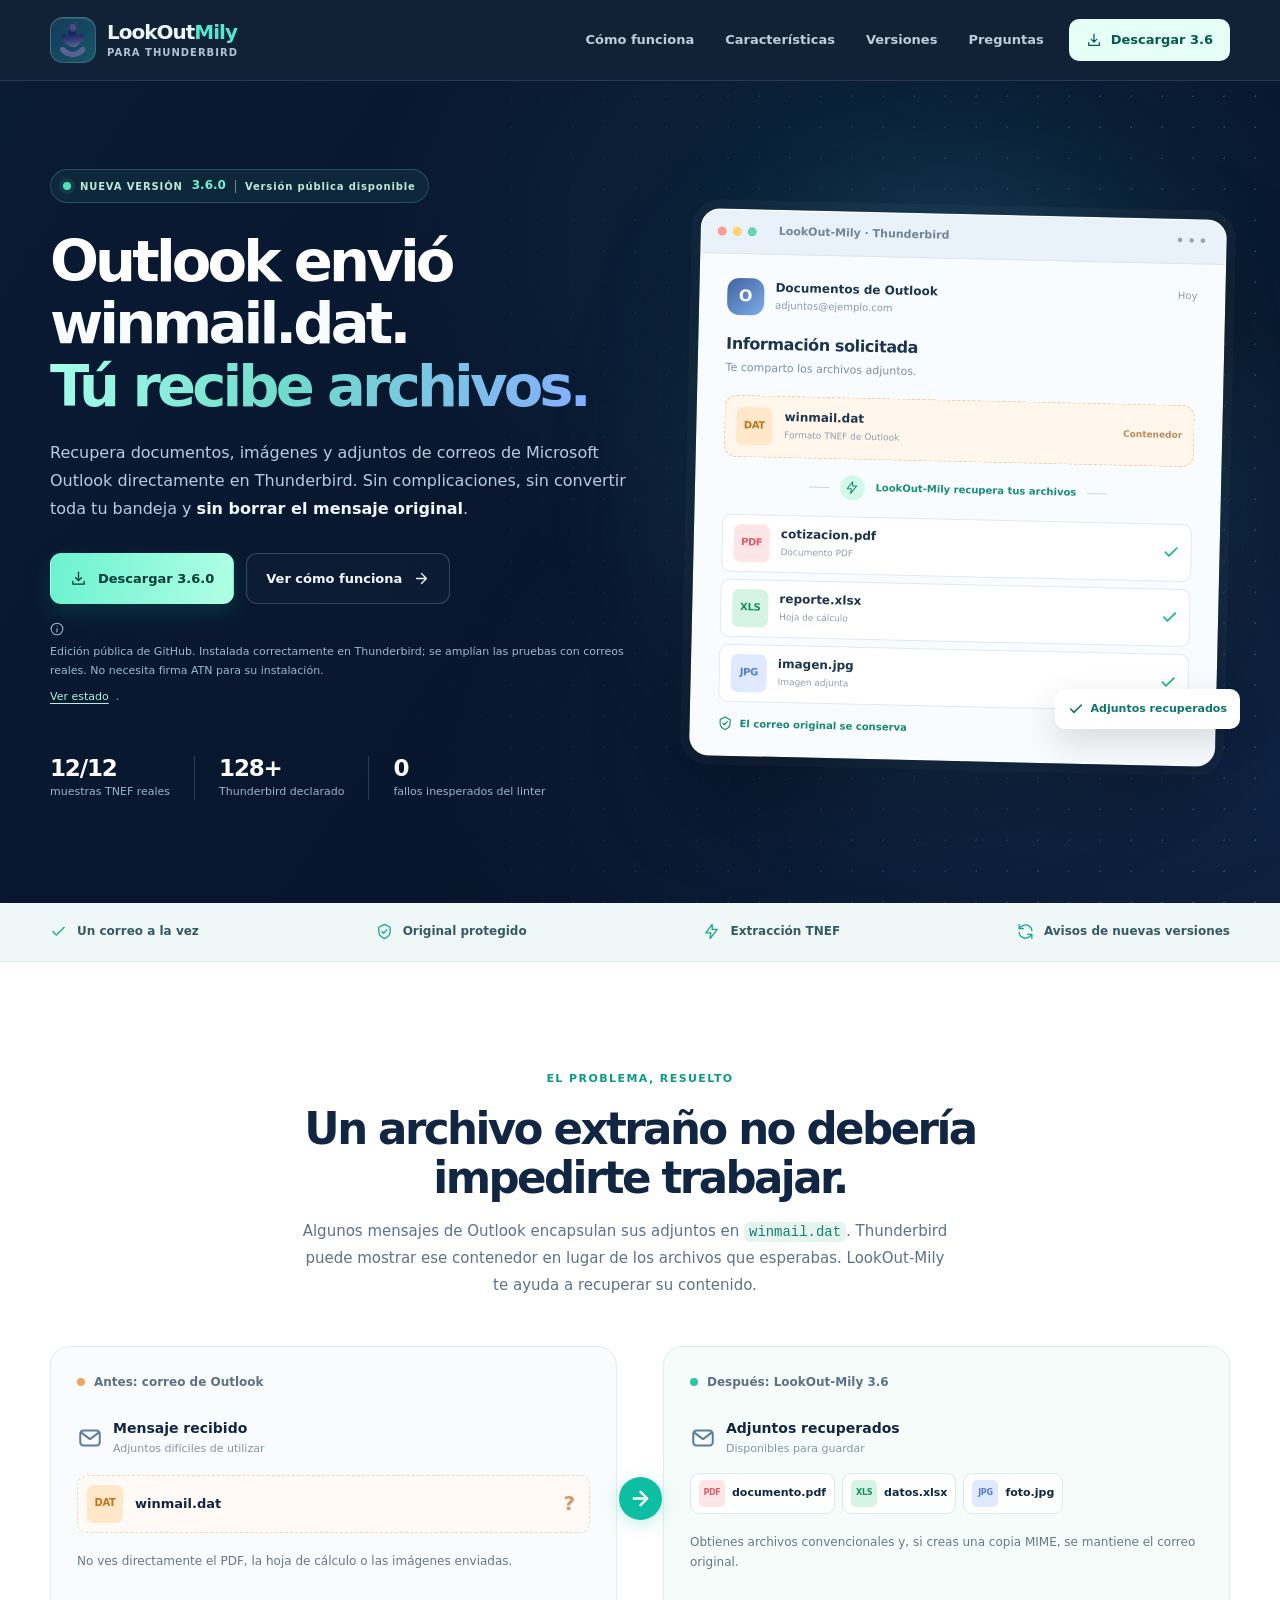
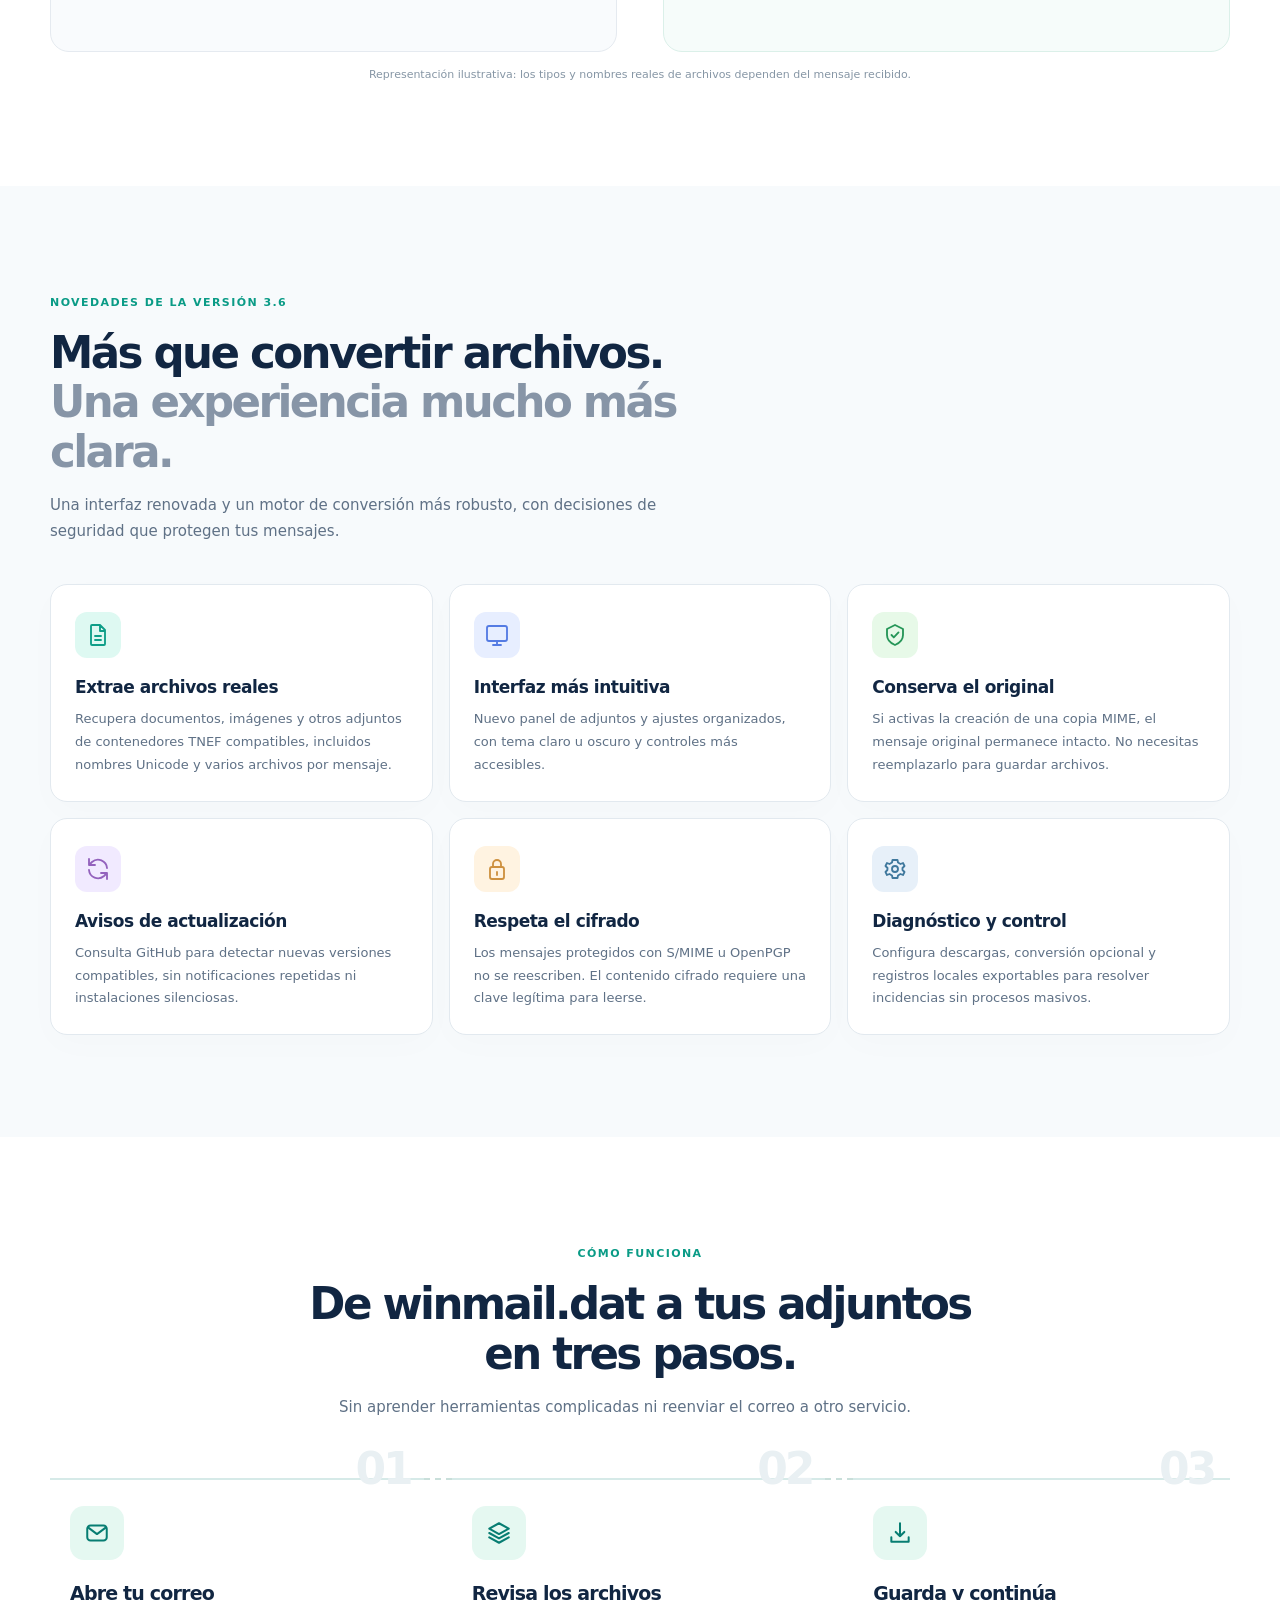
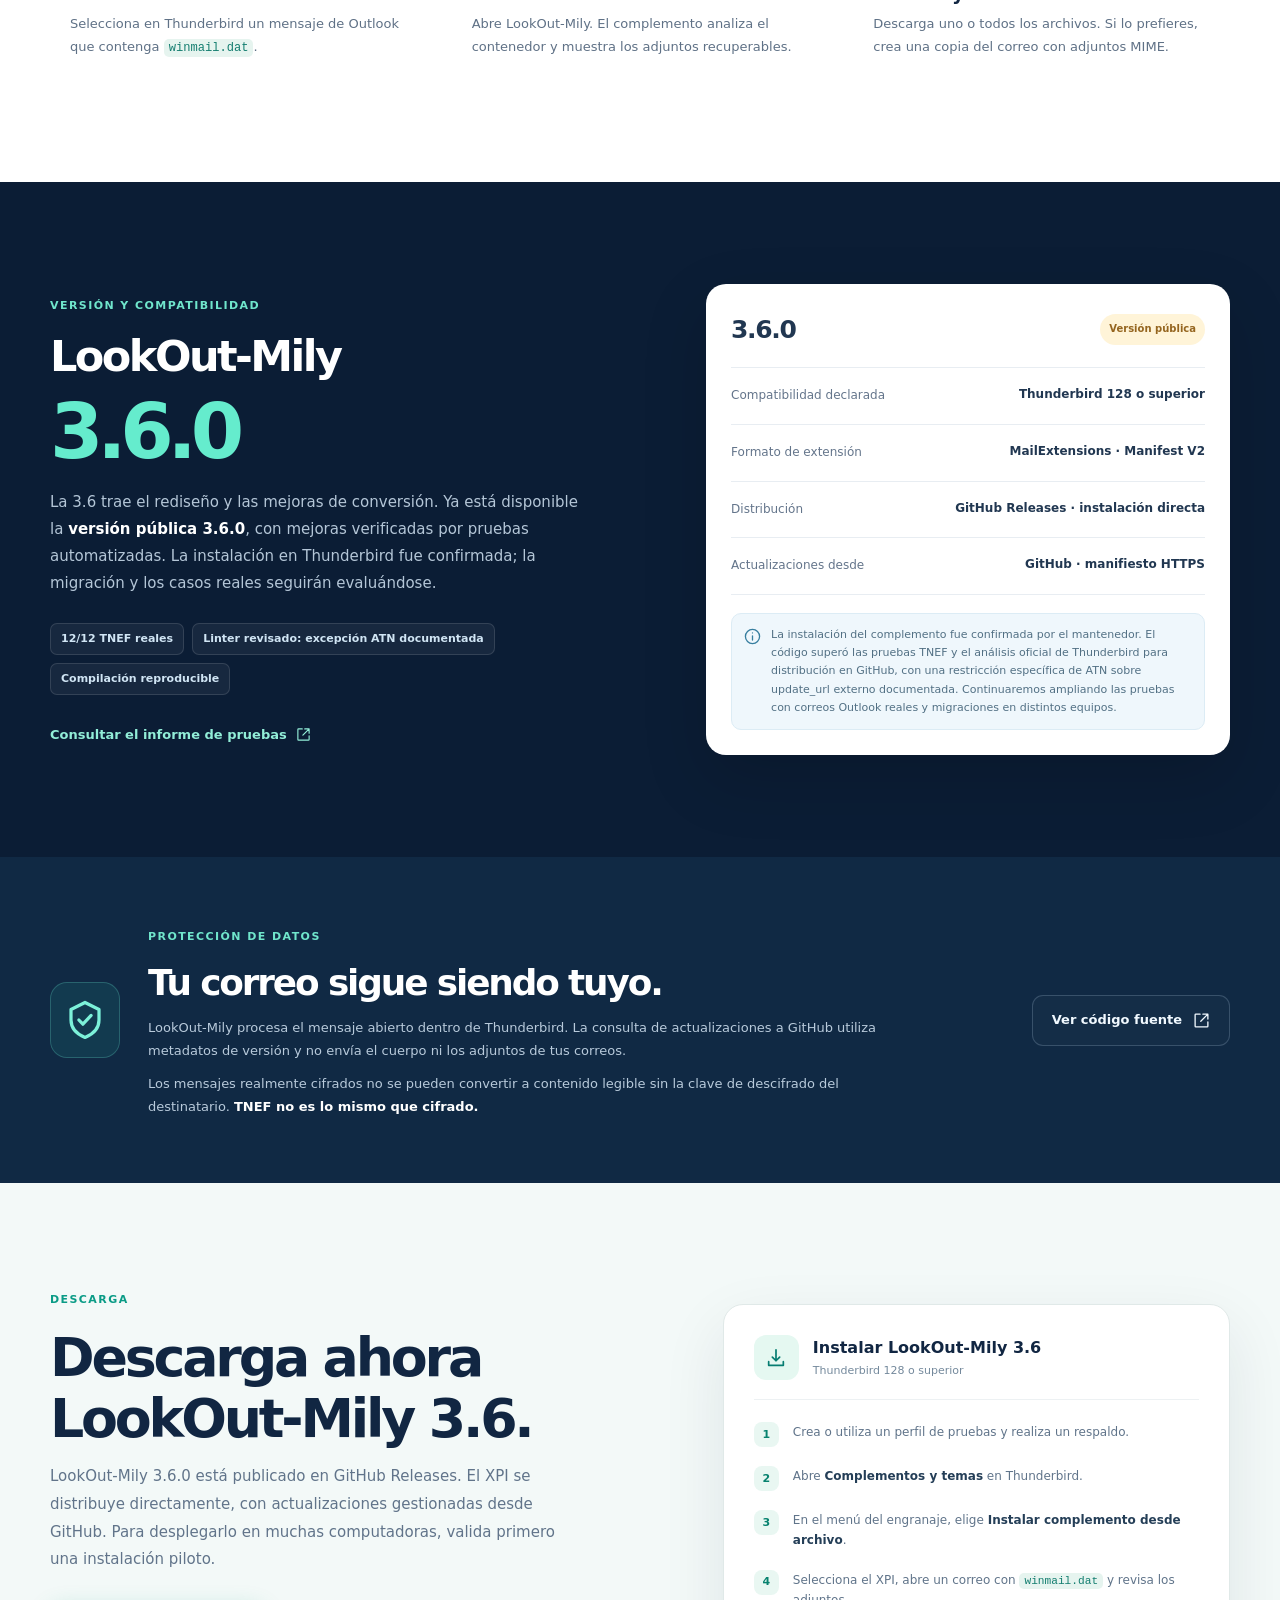
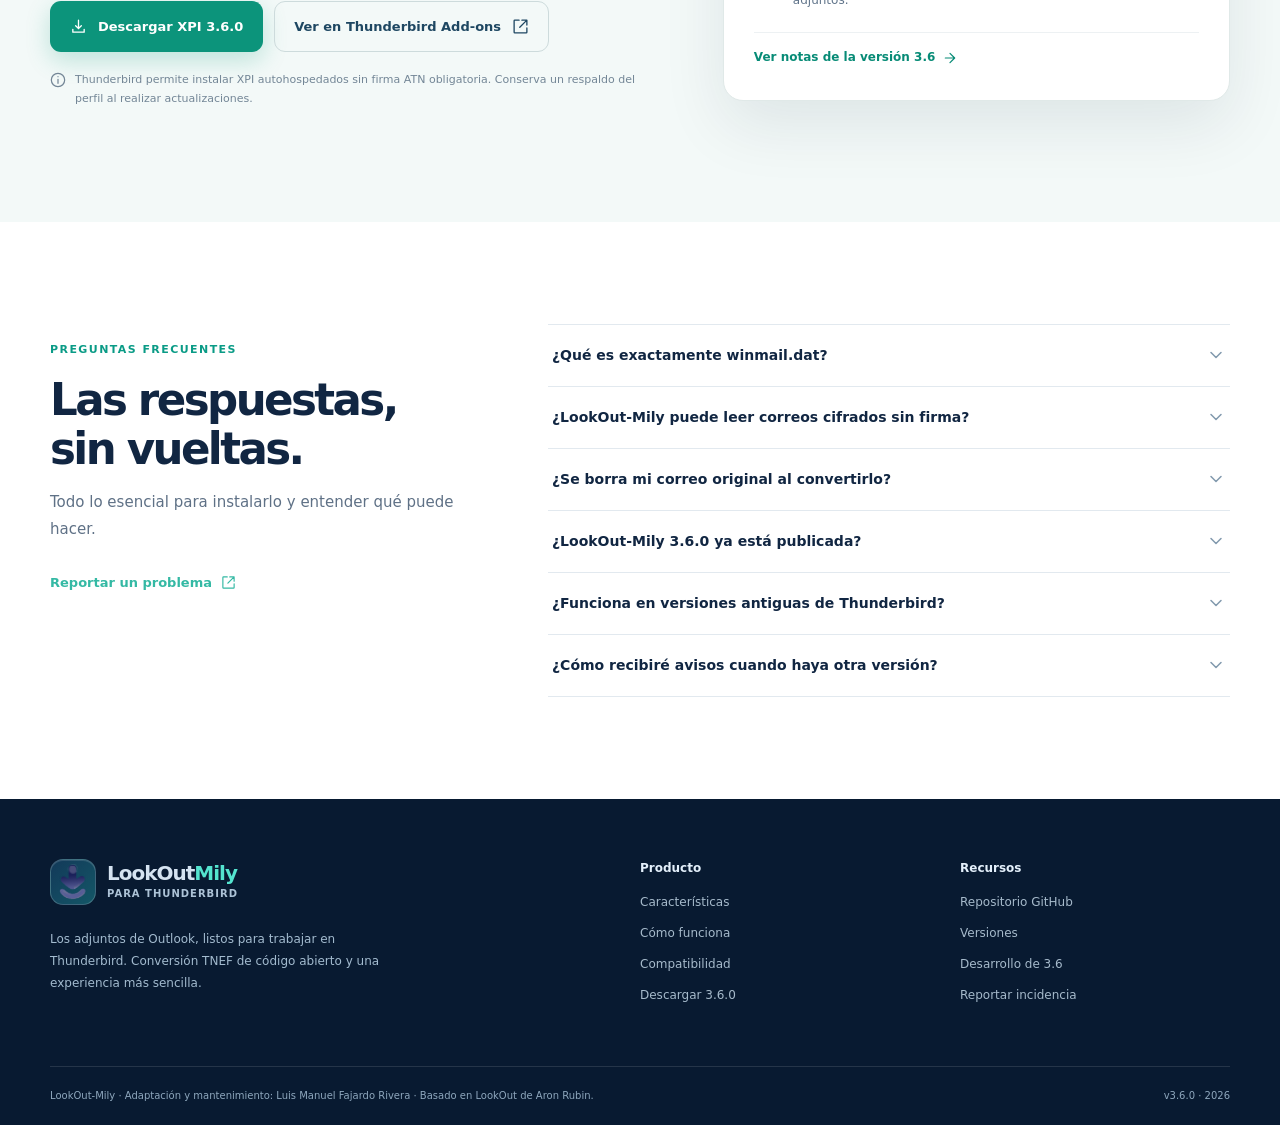
<file: docs/index.html>
<!doctype html>
<html lang="es">
<head>
  <meta charset="utf-8">
  <meta name="viewport" content="width=device-width, initial-scale=1">
  <meta name="theme-color" content="#0b1930">
  <meta name="description" content="LookOut-Mily 3.6.0 convierte adjuntos winmail.dat y TNEF de Outlook en archivos utilizables en Thunderbird. Descarga la versión pública, consulta novedades, compatibilidad y guía de uso.">
  <meta property="og:type" content="website">
  <meta property="og:title" content="LookOut-Mily 3.6.0 — Outlook sin winmail.dat">
  <meta property="og:description" content="Recupera los adjuntos de Outlook en Thunderbird. Rediseño 3.6, conversión TNEF y protección del correo original.">
  <meta property="og:url" content="https://lordmanuel.github.io/LookOut-Mily/">
  <link rel="canonical" href="https://lordmanuel.github.io/LookOut-Mily/">
  <link rel="icon" type="image/png" href="./assets/logo-32.png">
  <link rel="stylesheet" href="./styles.css">
  <title>LookOut-Mily 3.6.0 | Convertidor TNEF para Thunderbird</title>
</head>
<body>
  <a class="skip-link" href="#contenido">Saltar al contenido principal</a>
  <svg class="icon-library" aria-hidden="true" xmlns="http://www.w3.org/2000/svg">
    <symbol id="i-arrow" viewBox="0 0 24 24"><path d="M5 12h14m-7-7 7 7-7 7"/></symbol>
    <symbol id="i-download" viewBox="0 0 24 24"><path d="M12 3v12m-4-4 4 4 4-4M4 16v4h16v-4"/></symbol>
    <symbol id="i-shield" viewBox="0 0 24 24"><path d="m12 2 8 4v6c0 5-3.4 8.1-8 10-4.6-1.9-8-5-8-10V6z"/><path d="m8.5 12 2.3 2.4 4.7-5"/></symbol>
    <symbol id="i-mail" viewBox="0 0 24 24"><rect x="3" y="5" width="18" height="14" rx="3"/><path d="m4 7 8 6 8-6"/></symbol>
    <symbol id="i-file" viewBox="0 0 24 24"><path d="M6 2h8l5 5v14a1 1 0 0 1-1 1H6a1 1 0 0 1-1-1V3a1 1 0 0 1 1-1zM14 2v6h5"/><path d="M9 13h6m-6 4h6"/></symbol>
    <symbol id="i-bolt" viewBox="0 0 24 24"><path d="m13 2-9 12h7l-1 8 10-13h-7z"/></symbol>
    <symbol id="i-check" viewBox="0 0 24 24"><path d="m4 12 5 5L20 6"/></symbol>
    <symbol id="i-refresh" viewBox="0 0 24 24"><path d="M21 11a9 9 0 0 0-15-6L3 8m0-6v6h6M3 13a9 9 0 0 0 15 6l3-3m0 6v-6h-6"/></symbol>
    <symbol id="i-lock" viewBox="0 0 24 24"><rect x="5" y="10" width="14" height="12" rx="2"/><path d="M8 10V7a4 4 0 0 1 8 0v3M12 15v3"/></symbol>
    <symbol id="i-layers" viewBox="0 0 24 24"><path d="m12 3 9 5-9 5-9-5 9-5zm-9 9 9 5 9-5M3 16l9 5 9-5"/></symbol>
    <symbol id="i-settings" viewBox="0 0 24 24"><path d="M9.5 3 9 5.5 6.5 7 4 6 2.5 9l2 2-.1 2L2.5 15 4 18l2.5-1L9 18.5 9.5 21h5l.5-2.5 2.5-1.5 2.5 1 1.5-3-2-2v-2l2-2L20 6l-2.5 1L15 5.5 14.5 3z"/><circle cx="12" cy="12" r="3"/></symbol>
    <symbol id="i-github" viewBox="0 0 24 24"><path d="M9 19c-4.5 1.3-4.5-2.3-6.3-2.8m12.6 5v-3.4a3.2 3.2 0 0 0-.9-2.4c3-.3 6.1-1.5 6.1-6.7a5.3 5.3 0 0 0-1.4-3.6 4.8 4.8 0 0 0-.1-3.6s-1.1-.4-3.7 1.4a13 13 0 0 0-6.6 0C6.1 1.1 5 1.5 5 1.5a4.8 4.8 0 0 0-.1 3.6 5.3 5.3 0 0 0-1.4 3.6c0 5.2 3.1 6.4 6.1 6.7A3.2 3.2 0 0 0 8.7 18v3.4"/></symbol>
    <symbol id="i-info" viewBox="0 0 24 24"><circle cx="12" cy="12" r="10"/><path d="M12 11v6m0-10h.01"/></symbol>
    <symbol id="i-monitor" viewBox="0 0 24 24"><rect x="2" y="3" width="20" height="15" rx="2"/><path d="M8 22h8m-4-4v4"/></symbol>
    <symbol id="i-external" viewBox="0 0 24 24"><path d="M14 3h7v7m0-7-10 10"/><path d="M21 14v6a1 1 0 0 1-1 1H4a1 1 0 0 1-1-1V4a1 1 0 0 1 1-1h6"/></symbol>
    <symbol id="i-chevron" viewBox="0 0 24 24"><path d="m6 9 6 6 6-6"/></symbol>
  </svg>

  <header class="site-header">
    <div class="container nav-wrap">
      <a class="brand" href="#inicio" aria-label="LookOut-Mily, inicio">
        <span class="brand-icon"><img src="./assets/logo-64.png" alt="" width="36" height="36"></span>
        <span class="brand-name">LookOut<span class="brand-highlight">Mily</span><small>para Thunderbird</small></span>
      </a>
      <nav class="desktop-nav" aria-label="Navegación principal">
        <a href="#como-funciona">Cómo funciona</a>
        <a href="#funciones">Características</a>
        <a href="#versiones">Versiones</a>
        <a href="#preguntas">Preguntas</a>
      </nav>
      <a class="nav-download" href="#descargar"><svg class="icon" aria-hidden="true"><use href="#i-download"/></svg> Descargar 3.6</a>
      <details class="mobile-menu">
        <summary aria-label="Abrir menú de navegación"><span></span><span></span><span></span></summary>
        <nav aria-label="Navegación móvil">
          <a href="#como-funciona">Cómo funciona</a>
          <a href="#funciones">Características</a>
          <a href="#versiones">Versiones</a>
          <a href="#preguntas">Preguntas</a>
          <a href="#descargar">Descargar</a>
        </nav>
      </details>
    </div>
  </header>

  <main id="contenido">
    <section class="hero" id="inicio" aria-labelledby="hero-title">
      <div class="hero-grid container">
        <div class="hero-content">
          <div class="release-eyebrow"><span class="pulse"></span> NUEVA VERSIÓN <strong>3.6.0</strong><span class="eyebrow-divider"></span> Versión pública disponible</div>
          <h1 id="hero-title">Outlook envió <span class="strike-mark">winmail.dat</span>.<br><span class="hero-gradient">Tú recibe archivos.</span></h1>
          <p class="hero-lede">Recupera documentos, imágenes y adjuntos de correos de Microsoft Outlook directamente en Thunderbird. Sin complicaciones, sin convertir toda tu bandeja y <strong>sin borrar el mensaje original</strong>.</p>
          <div class="hero-buttons">
            <a class="btn btn-primary" href="https://github.com/LORDMANUEL/LookOut-Mily/releases/download/v3.6.0/lookout-mily-3.6.0.xpi" target="_blank" rel="noopener noreferrer"><svg class="icon" aria-hidden="true"><use href="#i-download"/></svg> Descargar 3.6.0</a>
            <a class="btn btn-outline" href="#como-funciona">Ver cómo funciona <svg class="icon" aria-hidden="true"><use href="#i-arrow"/></svg></a>
          </div>
          <div class="hero-smallnote"><svg class="icon" aria-hidden="true"><use href="#i-info"/></svg> Edición pública de GitHub. Instalada correctamente en Thunderbird; se amplían las pruebas con correos reales. No necesita firma ATN para su instalación. <a href="#versiones">Ver estado</a>.</div>
          <div class="hero-metrics" aria-label="Resultados de pruebas automatizadas">
            <div><strong>12/12</strong><span>muestras TNEF reales</span></div>
            <div><strong>128+</strong><span>Thunderbird declarado</span></div>
            <div><strong>0</strong><span>fallos inesperados del linter</span></div>
          </div>
        </div>
        <div class="hero-art" role="img" aria-label="Representación de un correo Outlook con winmail.dat que LookOut-Mily convierte en archivos PDF, Excel y JPG; el correo original permanece.">
          <div class="art-glow"></div>
          <div class="mail-app">
            <div class="app-titlebar"><span class="app-dot"></span><span class="app-dot"></span><span class="app-dot"></span><span class="app-label">LookOut-Mily · Thunderbird</span><span class="app-dots">•••</span></div>
            <div class="app-content">
              <div class="sender-row"><span class="sender-avatar">O</span><div><strong>Documentos de Outlook</strong><small>adjuntos@ejemplo.com</small></div><span class="received">Hoy</span></div>
              <p class="app-subject">Información solicitada</p>
              <p class="mail-body-text">Te comparto los archivos adjuntos.</p>
              <div class="raw-attachment"><span class="file-glyph warning">DAT</span><div><strong>winmail.dat</strong><small>Formato TNEF de Outlook</small></div><span class="raw-label">Contenedor</span></div>
              <div class="conversion-step"><span class="conversion-line"></span><span class="conversion-icon"><svg class="icon" aria-hidden="true"><use href="#i-bolt"/></svg></span><span class="conversion-text">LookOut-Mily recupera tus archivos</span><span class="conversion-line"></span></div>
              <div class="output-list">
                <div class="output-item"><span class="file-glyph pdf">PDF</span><div><strong>cotizacion.pdf</strong><small>Documento PDF</small></div><svg class="icon" aria-hidden="true"><use href="#i-check"/></svg></div>
                <div class="output-item"><span class="file-glyph xls">XLS</span><div><strong>reporte.xlsx</strong><small>Hoja de cálculo</small></div><svg class="icon" aria-hidden="true"><use href="#i-check"/></svg></div>
                <div class="output-item"><span class="file-glyph img">JPG</span><div><strong>imagen.jpg</strong><small>Imagen adjunta</small></div><svg class="icon" aria-hidden="true"><use href="#i-check"/></svg></div>
              </div>
              <div class="safe-row"><svg class="icon" aria-hidden="true"><use href="#i-shield"/></svg> El correo original se conserva</div>
            </div>
          </div>
          <div class="art-mini-badge"><svg class="icon" aria-hidden="true"><use href="#i-check"/></svg> Adjuntos recuperados</div>
        </div>
      </div>
    </section>

    <section class="value-strip" aria-label="Beneficios">
      <div class="container value-row">
        <span><svg class="icon" aria-hidden="true"><use href="#i-check"/></svg> Un correo a la vez</span>
        <span><svg class="icon" aria-hidden="true"><use href="#i-shield"/></svg> Original protegido</span>
        <span><svg class="icon" aria-hidden="true"><use href="#i-bolt"/></svg> Extracción TNEF</span>
        <span><svg class="icon" aria-hidden="true"><use href="#i-refresh"/></svg> Avisos de nuevas versiones</span>
      </div>
    </section>

    <section class="section problem" id="problema">
      <div class="container">
        <div class="section-heading centered"><span class="section-kicker">EL PROBLEMA, RESUELTO</span><h2>Un archivo extraño no debería impedirte trabajar.</h2><p>Algunos mensajes de Outlook encapsulan sus adjuntos en <code>winmail.dat</code>. Thunderbird puede mostrar ese contenedor en lugar de los archivos que esperabas. LookOut-Mily te ayuda a recuperar su contenido.</p></div>
        <div class="compare">
          <article class="compare-panel before">
            <span class="compare-top"><span class="compare-bullet danger"></span> Antes: correo de Outlook</span>
            <div class="compare-email"><svg class="icon" aria-hidden="true"><use href="#i-mail"/></svg><div><strong>Mensaje recibido</strong><small>Adjuntos difíciles de utilizar</small></div></div>
            <div class="compare-file"><span class="file-glyph warning">DAT</span><strong>winmail.dat</strong><span class="file-question">?</span></div>
            <p>No ves directamente el PDF, la hoja de cálculo o las imágenes enviadas.</p>
          </article>
          <div class="compare-arrow" aria-hidden="true"><svg class="icon"><use href="#i-arrow"/></svg></div>
          <article class="compare-panel after">
            <span class="compare-top"><span class="compare-bullet good"></span> Después: LookOut-Mily 3.6</span>
            <div class="compare-email"><svg class="icon" aria-hidden="true"><use href="#i-mail"/></svg><div><strong>Adjuntos recuperados</strong><small>Disponibles para guardar</small></div></div>
            <div class="compare-files"><span class="mini-file"><span class="file-glyph pdf">PDF</span> documento.pdf</span><span class="mini-file"><span class="file-glyph xls">XLS</span> datos.xlsx</span><span class="mini-file"><span class="file-glyph img">JPG</span> foto.jpg</span></div>
            <p>Obtienes archivos convencionales y, si creas una copia MIME, se mantiene el correo original.</p>
          </article>
        </div>
        <p class="comparison-disclaimer">Representación ilustrativa: los tipos y nombres reales de archivos dependen del mensaje recibido.</p>
      </div>
    </section>

    <section class="section features-section" id="funciones">
      <div class="container">
        <div class="section-heading"><span class="section-kicker">NOVEDADES DE LA VERSIÓN 3.6</span><h2>Más que convertir archivos.<br><span class="muted-title">Una experiencia mucho más clara.</span></h2><p>Una interfaz renovada y un motor de conversión más robusto, con decisiones de seguridad que protegen tus mensajes.</p></div>
        <div class="feature-grid">
          <article class="feature-card"><span class="feature-icon teal"><svg class="icon"><use href="#i-file"/></svg></span><h3>Extrae archivos reales</h3><p>Recupera documentos, imágenes y otros adjuntos de contenedores TNEF compatibles, incluidos nombres Unicode y varios archivos por mensaje.</p></article>
          <article class="feature-card"><span class="feature-icon blue"><svg class="icon"><use href="#i-monitor"/></svg></span><h3>Interfaz más intuitiva</h3><p>Nuevo panel de adjuntos y ajustes organizados, con tema claro u oscuro y controles más accesibles.</p></article>
          <article class="feature-card"><span class="feature-icon mint"><svg class="icon"><use href="#i-shield"/></svg></span><h3>Conserva el original</h3><p>Si activas la creación de una copia MIME, el mensaje original permanece intacto. No necesitas reemplazarlo para guardar archivos.</p></article>
          <article class="feature-card"><span class="feature-icon violet"><svg class="icon"><use href="#i-refresh"/></svg></span><h3>Avisos de actualización</h3><p>Consulta GitHub para detectar nuevas versiones compatibles, sin notificaciones repetidas ni instalaciones silenciosas.</p></article>
          <article class="feature-card"><span class="feature-icon amber"><svg class="icon"><use href="#i-lock"/></svg></span><h3>Respeta el cifrado</h3><p>Los mensajes protegidos con S/MIME u OpenPGP no se reescriben. El contenido cifrado requiere una clave legítima para leerse.</p></article>
          <article class="feature-card"><span class="feature-icon slate"><svg class="icon"><use href="#i-settings"/></svg></span><h3>Diagnóstico y control</h3><p>Configura descargas, conversión opcional y registros locales exportables para resolver incidencias sin procesos masivos.</p></article>
        </div>
      </div>
    </section>

    <section class="section process-section" id="como-funciona">
      <div class="container">
        <div class="section-heading centered"><span class="section-kicker">CÓMO FUNCIONA</span><h2>De winmail.dat a tus adjuntos<br>en tres pasos.</h2><p>Sin aprender herramientas complicadas ni reenviar el correo a otro servicio.</p></div>
        <div class="step-grid">
          <article class="step-card"><span class="step-no">01</span><div class="step-symbol"><svg class="icon"><use href="#i-mail"/></svg></div><h3>Abre tu correo</h3><p>Selecciona en Thunderbird un mensaje de Outlook que contenga <code>winmail.dat</code>.</p></article>
          <article class="step-card"><span class="step-no">02</span><div class="step-symbol"><svg class="icon"><use href="#i-layers"/></svg></div><h3>Revisa los archivos</h3><p>Abre LookOut-Mily. El complemento analiza el contenedor y muestra los adjuntos recuperables.</p></article>
          <article class="step-card"><span class="step-no">03</span><div class="step-symbol"><svg class="icon"><use href="#i-download"/></svg></div><h3>Guarda y continúa</h3><p>Descarga uno o todos los archivos. Si lo prefieres, crea una copia del correo con adjuntos MIME.</p></article>
        </div>
      </div>
    </section>

    <section class="section version-section" id="versiones">
      <div class="container version-grid">
        <div class="version-lead">
          <span class="section-kicker">VERSIÓN Y COMPATIBILIDAD</span>
          <h2>LookOut-Mily <span class="version-large">3.6.0</span></h2>
          <p>La 3.6 trae el rediseño y las mejoras de conversión. Ya está disponible la <strong>versión pública 3.6.0</strong>, con mejoras verificadas por pruebas automatizadas. La instalación en Thunderbird fue confirmada; la migración y los casos reales seguirán evaluándose.</p>
          <div class="qa-chips"><span>12/12 TNEF reales</span><span>Linter revisado: excepción ATN documentada</span><span>Compilación reproducible</span></div>
          <a class="text-link" href="https://github.com/LORDMANUEL/LookOut-Mily/blob/feature/lookout-mily-v3.6/v3.6/QA_REPORT_2026-10-26.md" target="_blank" rel="noopener noreferrer">Consultar el informe de pruebas <svg class="icon"><use href="#i-external"/></svg></a>
        </div>
        <div class="version-panel">
          <div class="version-panel-header"><span class="version-number">3.6.0</span><span class="status-pill">Versión pública</span></div>
          <div class="version-detail"><span>Compatibilidad declarada</span><strong>Thunderbird 128 o superior</strong></div>
          <div class="version-detail"><span>Formato de extensión</span><strong>MailExtensions · Manifest V2</strong></div>
          <div class="version-detail"><span>Distribución</span><strong>GitHub Releases · instalación directa</strong></div>
          <div class="version-detail"><span>Actualizaciones desde</span><strong>GitHub · manifiesto HTTPS</strong></div>
          <div class="version-message"><svg class="icon" aria-hidden="true"><use href="#i-info"/></svg><p>La instalación del complemento fue confirmada por el mantenedor. El código superó las pruebas TNEF y el análisis oficial de Thunderbird para distribución en GitHub, con una restricción específica de ATN sobre update_url externo documentada. Continuaremos ampliando las pruebas con correos Outlook reales y migraciones en distintos equipos.</p></div>
        </div>
      </div>
    </section>

    <section class="section safety-section">
      <div class="container safety-grid">
        <div class="safety-sign"><svg class="icon"><use href="#i-shield"/></svg></div>
        <div><span class="section-kicker">PROTECCIÓN DE DATOS</span><h2>Tu correo sigue siendo tuyo.</h2><p>LookOut-Mily procesa el mensaje abierto dentro de Thunderbird. La consulta de actualizaciones a GitHub utiliza metadatos de versión y no envía el cuerpo ni los adjuntos de tus correos.</p><p>Los mensajes realmente cifrados no se pueden convertir a contenido legible sin la clave de descifrado del destinatario. <strong>TNEF no es lo mismo que cifrado.</strong></p></div>
        <a class="btn btn-outline light" href="https://github.com/LORDMANUEL/LookOut-Mily" target="_blank" rel="noopener noreferrer">Ver código fuente <svg class="icon"><use href="#i-external"/></svg></a>
      </div>
    </section>

    <section class="section download-section" id="descargar">
      <div class="container download-layout">
        <div class="download-copy">
          <span class="section-kicker">DESCARGA</span><h2>Descarga ahora<br>LookOut-Mily 3.6.</h2><p>LookOut-Mily 3.6.0 está publicado en GitHub Releases. El XPI se distribuye directamente, con actualizaciones gestionadas desde GitHub. Para desplegarlo en muchas computadoras, valida primero una instalación piloto.</p>
          <div class="download-actions"><a class="btn btn-primary dark-on-light" href="https://github.com/LORDMANUEL/LookOut-Mily/releases/download/v3.6.0/lookout-mily-3.6.0.xpi" target="_blank" rel="noopener noreferrer"><svg class="icon"><use href="#i-download"/></svg> Descargar XPI 3.6.0</a><a class="btn btn-light-outline" href="https://addons.thunderbird.net/es/thunderbird/addon/lookout-mily/" target="_blank" rel="noopener noreferrer">Ver en Thunderbird Add-ons <svg class="icon"><use href="#i-external"/></svg></a></div>
          <p class="download-tip"><svg class="icon"><use href="#i-info"/></svg> Thunderbird permite instalar XPI autohospedados sin firma ATN obligatoria. Conserva un respaldo del perfil al realizar actualizaciones.</p>
        </div>
        <div class="install-card">
          <div class="install-head"><span class="step-symbol mini"><svg class="icon"><use href="#i-download"/></svg></span><div><strong>Instalar LookOut-Mily 3.6</strong><small>Thunderbird 128 o superior</small></div></div>
          <ol class="install-list"><li><span>1</span><p>Crea o utiliza un perfil de pruebas y realiza un respaldo.</p></li><li><span>2</span><p>Abre <strong>Complementos y temas</strong> en Thunderbird.</p></li><li><span>3</span><p>En el menú del engranaje, elige <strong>Instalar complemento desde archivo</strong>.</p></li><li><span>4</span><p>Selecciona el XPI, abre un correo con <code>winmail.dat</code> y revisa los adjuntos.</p></li></ol>
          <a class="install-source" href="https://github.com/LORDMANUEL/LookOut-Mily/releases/tag/v3.6.0" target="_blank" rel="noopener noreferrer">Ver notas de la versión 3.6 <svg class="icon"><use href="#i-arrow"/></svg></a>
        </div>
      </div>
    </section>

    <section class="section faq-section" id="preguntas">
      <div class="container faq-grid"><div class="faq-lead"><span class="section-kicker">PREGUNTAS FRECUENTES</span><h2>Las respuestas,<br>sin vueltas.</h2><p>Todo lo esencial para instalarlo y entender qué puede hacer.</p><a class="text-link" href="https://github.com/LORDMANUEL/LookOut-Mily/issues" target="_blank" rel="noopener noreferrer">Reportar un problema <svg class="icon"><use href="#i-external"/></svg></a></div>
        <div class="faq-list">
          <details><summary>¿Qué es exactamente winmail.dat? <svg class="icon"><use href="#i-chevron"/></svg></summary><p>Es un archivo contenedor en formato TNEF que Outlook puede utilizar para enviar adjuntos y formato enriquecido. No implica por sí mismo que el mensaje esté cifrado.</p></details>
          <details><summary>¿LookOut-Mily puede leer correos cifrados sin firma? <svg class="icon"><use href="#i-chevron"/></svg></summary><p>Un mensaje S/MIME u OpenPGP cifrado necesita la clave legítima del destinatario aunque no tenga firma. El complemento evita modificar esos mensajes protegidos; no elude su cifrado.</p></details>
          <details><summary>¿Se borra mi correo original al convertirlo? <svg class="icon"><use href="#i-chevron"/></svg></summary><p>No con la versión 3.6: si decides generar una copia MIME, el correo original se mantiene. La creación de copias está desactivada inicialmente.</p></details>
          <details><summary>¿LookOut-Mily 3.6.0 ya está publicada? <svg class="icon"><use href="#i-chevron"/></svg></summary><p>Sí. La 3.6.0 es la versión pública del proyecto en GitHub. El mantenedor confirmó su instalación y las pruebas automatizadas pasaron. El catálogo ATN es una distribución diferente que no admite el actualizador externo de esta edición. Continúan las pruebas con mensajes Outlook reales.</p></details>
          <details><summary>¿Funciona en versiones antiguas de Thunderbird? <svg class="icon"><use href="#i-chevron"/></svg></summary><p>Se declara compatible con Thunderbird 128 y versiones posteriores, con verificaciones simuladas de APIs en 128, 140, 153 y 158. Thunderbird 115 no está incluido en el soporte previsto para 3.6.</p></details>
          <details><summary>¿Cómo recibiré avisos cuando haya otra versión? <svg class="icon"><use href="#i-chevron"/></svg></summary><p>La 3.6 consulta versiones en GitHub y notifica cambios compatibles. El paquete público también incluye una URL nativa de actualización de Thunderbird. Las actualizaciones automáticas dependen de las preferencias del usuario y requieren una versión superior a la instalada.</p></details>
        </div>
      </div>
    </section>
  </main>

  <footer class="site-footer">
    <div class="container footer-main"><div class="footer-about"><a class="brand" href="#inicio"><span class="brand-icon"><img src="./assets/logo-64.png" alt="" width="34" height="34"></span><span class="brand-name">LookOut<span class="brand-highlight">Mily</span><small>para Thunderbird</small></span></a><p>Los adjuntos de Outlook, listos para trabajar en Thunderbird. Conversión TNEF de código abierto y una experiencia más sencilla.</p></div><div class="footer-column"><strong>Producto</strong><a href="#funciones">Características</a><a href="#como-funciona">Cómo funciona</a><a href="#versiones">Compatibilidad</a><a href="#descargar">Descargar 3.6.0</a></div><div class="footer-column"><strong>Recursos</strong><a href="https://github.com/LORDMANUEL/LookOut-Mily" target="_blank" rel="noopener noreferrer">Repositorio GitHub</a><a href="https://github.com/LORDMANUEL/LookOut-Mily/releases" target="_blank" rel="noopener noreferrer">Versiones</a><a href="https://github.com/LORDMANUEL/LookOut-Mily/pull/3" target="_blank" rel="noopener noreferrer">Desarrollo de 3.6</a><a href="https://github.com/LORDMANUEL/LookOut-Mily/issues" target="_blank" rel="noopener noreferrer">Reportar incidencia</a></div></div>
    <div class="container footer-bottom"><span>LookOut-Mily · Adaptación y mantenimiento: Luis Manuel Fajardo Rivera · Basado en LookOut de Aron Rubin.</span><span>v3.6.0 · 2026</span></div>
  </footer>
</body>
</html>
</file>
<file: docs/styles.css>
/* LookOut-Mily 3.6 — public landing page, no external libraries */
:root {
  color-scheme: light;
  --ink: #112642;
  --ink-2: #334d68;
  --subtle: #5f7186;
  --teal: #14b899;
  --teal-dark: #007d6c;
  --blue: #5888f8;
  --navy: #091a33;
  --navy-deep: #071327;
  --paper: #f7fafc;
  --white: #ffffff;
  --line: #e2e9ef;
  --radius: 20px;
  --shadow: 0 24px 65px rgba(8, 31, 59, .09);
}
*, *::before, *::after { box-sizing: border-box; }
html { scroll-behavior: smooth; scroll-padding-top: 86px; }
body { margin: 0; font: 400 16px/1.65 system-ui, -apple-system, BlinkMacSystemFont, "Segoe UI", sans-serif; background: var(--white); color: var(--ink); text-rendering: optimizeLegibility; -webkit-font-smoothing: antialiased; }
h1, h2, h3, p { margin-top: 0; }
h1, h2, h3 { letter-spacing: -.043em; line-height: 1.13; }
a { color: inherit; text-decoration: none; }
a:focus-visible, button:focus-visible, summary:focus-visible { outline: 3px solid #5fcbec; outline-offset: 4px; }
button, a, summary { -webkit-tap-highlight-color: transparent; }
img, svg { display: block; max-width: 100%; }
svg.icon { width: 19px; height: 19px; flex: none; fill: none; stroke: currentColor; stroke-width: 1.85; stroke-linecap: round; stroke-linejoin: round; }
.icon-library { position: absolute; width: 0; height: 0; overflow: hidden; }
.container { width: min(1180px, calc(100% - 64px)); margin-inline: auto; }
.skip-link { position: absolute; left: 16px; top: -60px; z-index: 50; background: white; color: var(--ink); border-radius: 9px; padding: 10px 16px; font-weight: 750; }
.skip-link:focus { top: 10px; }

/* Navigation */
.site-header { position: sticky; z-index: 30; top: 0; border-bottom: 1px solid #ffffff1c; background: rgba(8, 24, 46, .96); backdrop-filter: blur(18px); color: #ecf6ff; }
.nav-wrap { display: flex; min-height: 80px; align-items: center; justify-content: space-between; gap: 25px; }
.brand { display: inline-flex; align-items: center; gap: 11px; width: max-content; max-width: 100%; }
.brand-icon { flex: none; display: grid; width: 46px; height: 46px; place-items: center; border-radius: 13px; background: linear-gradient(135deg, #123959, #145767); border: 1px solid #ffffff30; box-shadow: inset 0 1px 0 #ffffff1f; }
.brand-icon img { width: 36px; height: 36px; object-fit: contain; }
.brand-name { font-size: 20px; line-height: 1; letter-spacing: -.05em; font-weight: 840; white-space: nowrap; }
.brand-highlight { color: #54e4cf; }
.brand-name small { display: block; margin-top: 5px; font-size: 10px; line-height: 1.2; font-weight: 680; color: #adc3d7; letter-spacing: .1em; text-transform: uppercase; }
.desktop-nav { display: flex; align-items: center; gap: 31px; margin-left: auto; }
.desktop-nav a { font-size: 13px; font-weight: 650; color: #bccddd; transition: color .2s; white-space: nowrap; }
.desktop-nav a:hover { color: white; }
.nav-download { display: inline-flex; align-items: center; justify-content: center; gap: 9px; min-height: 42px; padding: 0 17px; border-radius: 10px; background: #e6fff6; color: #045b50; font-size: 13px; font-weight: 820; white-space: nowrap; transition: transform .2s, background .2s; }
.nav-download .icon { width: 16px; height: 16px; }
.nav-download:hover { background: white; transform: translateY(-2px); }
.mobile-menu { display: none; }

/* Hero */
.hero { overflow: hidden; color: white; position: relative; isolation: isolate; background: radial-gradient(ellipse at 71% 20%, #165a723d 0%, transparent 42%), radial-gradient(ellipse at 95% 85%, #295da73b 0%, transparent 45%), linear-gradient(125deg, var(--navy) 0%, var(--navy-deep) 100%); }
.hero:before { content: ""; position: absolute; pointer-events: none; inset: 0; z-index: -1; opacity: .19; background-image: radial-gradient(#a0d2ed 1px, transparent 1px); background-size: 31px 31px; mask-image: linear-gradient(90deg, transparent 25%, black 100%); }
.hero-grid { display: grid; align-items: center; grid-template-columns: minmax(0, 1.04fr) minmax(0, .96fr); gap: 45px; padding-block: 88px 103px; }
.hero-content { position: relative; z-index: 2; }
.release-eyebrow { display: inline-flex; flex-wrap: wrap; align-items: center; gap: 9px; max-width: 100%; min-height: 34px; border-radius: 100px; border: 1px solid #5fe7c43a; padding: 5px 12px; background: #5fe7c411; color: #bbe8d9; font-size: 10px; font-weight: 750; line-height: 1.3; letter-spacing: .085em; }
.release-eyebrow strong { color: #6df3ce; letter-spacing: 0; font-size: 12px; }
.eyebrow-divider { width: 1px; height: 13px; background: #7dceb7a6; }
.pulse { width: 8px; height: 8px; border-radius: 50%; background: #4ee3b6; box-shadow: 0 0 0 4px #40efae18; }
.hero h1 { max-width: 720px; margin: 28px 0 21px; font-weight: 850; font-size: clamp(41px, 4.5vw, 72px); line-height: 1.085; letter-spacing: -.067em; }
.strike-mark { position: relative; color: #f9fcff; white-space: nowrap; }
.strike-mark::after { content: ""; display: none; }
.hero-gradient { color: #61e8c9; background: linear-gradient(105deg, #a5ffeb, #70dccb 44%, #85adff); -webkit-background-clip: text; background-clip: text; -webkit-text-fill-color: transparent; }
.hero-lede { max-width: 580px; color: #b8cddd; line-height: 1.75; font-size: 16px; }
.hero-lede strong { color: #f0f9ff; }
.hero-buttons { display: flex; flex-wrap: wrap; gap: 12px; margin-top: 30px; }
.btn { min-height: 51px; display: inline-flex; align-items: center; justify-content: center; gap: 11px; padding: 12px 19px; border: 1px solid transparent; border-radius: 11px; font-size: 13px; font-weight: 820; line-height: 1.4; text-align: center; transition: transform .18s, box-shadow .18s, background .18s, border-color .18s; }
.btn:hover { transform: translateY(-2px); }
.btn svg { width: 17px; height: 17px; }
.btn-primary { color: #063c37; background: linear-gradient(100deg, #6bf2d0, #b1ffe4); box-shadow: 0 8px 22px #0ab9972b; }
.btn-primary:hover { background: #c9ffee; box-shadow: 0 10px 28px #0ab9973c; }
.btn-outline { color: #f1f9ff; border-color: #6880996d; background: #ffffff05; }
.btn-outline:hover { background: #ffffff11; border-color: #afccdf90; }
.hero-smallnote { display: flex; flex-wrap: wrap; align-items: flex-start; gap: 7px; margin-top: 16px; color: #9db9ca; font-size: 11px; line-height: 1.7; }
.hero-smallnote .icon { width: 14px; height: 14px; margin-top: 2px; }
.hero-smallnote a { color: #a9f4e1; text-decoration: underline; text-underline-offset: 3px; }
.hero-metrics { display: flex; gap: 0; margin-top: 49px; }
.hero-metrics div { display: flex; flex-direction: column; gap: 3px; min-width: 0; padding: 0 24px; border-left: 1px solid #a4c7d036; }
.hero-metrics div:first-child { padding-left: 0; border-left: 0; }
.hero-metrics strong { font-size: 23px; letter-spacing: -.05em; color: #fff; line-height: 1.1; }
.hero-metrics span { font-size: 11px; line-height: 1.45; color: #98b5cc; }

/* Constructed mailbox visualization */
.hero-art { position: relative; isolation: isolate; min-width: 0; padding: 28px 0 22px; }
.art-glow { position: absolute; z-index: -1; inset: 4% 3%; border-radius: 50%; background: #338cbb55; filter: blur(70px); }
.mail-app { width: min(100%, 526px); margin-inline: auto; color: #1d344e; border-radius: 19px; border: 1px solid #ffffff99; overflow: hidden; background: #f9fcff; box-shadow: 0 38px 90px #00000066, 0 0 0 9px #ffffff08; transform: rotate(1.3deg); }
.app-titlebar { min-height: 44px; display: flex; align-items: center; gap: 6px; padding: 0 16px; background: #e9f2f8; border-bottom: 1px solid #dce6ed; }
.app-dot { width: 9px; height: 9px; flex: none; border-radius: 50%; background: #adbed1; }
.app-dot:first-child { background: #ff9b94; }
.app-dot:nth-child(2) { background: #ffd36a; }
.app-dot:nth-child(3) { background: #64d5ae; }
.app-label { margin-left: 16px; color: #70849b; font-size: 11px; font-weight: 750; }
.app-dots { margin-left: auto; letter-spacing: 2px; color: #91a8b9; }
.app-content { padding: 24px 27px 23px; }
.sender-row { display: flex; align-items: center; gap: 11px; }
.sender-avatar { width: 37px; height: 37px; border-radius: 12px; display: grid; place-items: center; background: linear-gradient(135deg, #4161a0, #7daee7); color: white; font-weight: 800; }
.sender-row div { display: grid; gap: 1px; }
.sender-row strong { font-size: 12px; line-height: 1.3; }
.sender-row small, .received { color: #8b9aa9; font-size: 10px; }
.received { margin-left: auto; align-self: flex-start; }
.app-subject { margin: 16px 0 2px; font-size: 16px; font-weight: 830; letter-spacing: -.025em; }
.mail-body-text { color: #7b8e9f; font-size: 11px; margin-bottom: 17px; }
.raw-attachment { display: flex; gap: 12px; align-items: center; border: 1px dashed #f3c999; border-radius: 12px; padding: 11px; background: #fff7eb; }
.raw-attachment>div, .output-item>div { flex: 1; min-width: 0; }
.raw-attachment strong, .output-item strong { display: block; font-size: 12px; line-height: 1.2; overflow: hidden; text-overflow: ellipsis; white-space: nowrap; }
.raw-attachment small, .output-item small { display: block; font-size: 9px; margin-top: 4px; color: #8e9fae; }
.file-glyph { flex: none; width: 36px; height: 38px; border-radius: 7px; display: grid; place-items: center; font-size: 10px; font-weight: 850; letter-spacing: -.04em; }
.file-glyph.warning { background: #ffe8ca; color: #c1731b; }
.file-glyph.pdf { background: #ffe5e6; color: #e05c67; }
.file-glyph.xls { background: #d5f4e4; color: #168d58; }
.file-glyph.img { background: #dfe9ff; color: #587bc2; }
.raw-label { font-size: 9px; font-weight: 700; color: #b88c60; margin-left: auto; }
.conversion-step { display: flex; gap: 11px; align-items: center; justify-content: center; padding: 16px 0; }
.conversion-line { width: 20px; height: 1px; background: #bfded5; }
.conversion-icon { flex: none; width: 25px; height: 25px; border-radius: 50%; background: #d5f9e9; color: #128e78; display: grid; place-items: center; }
.conversion-icon .icon { width: 14px; height: 14px; }
.conversion-text { font-size: 10px; font-weight: 810; color: #188d7b; text-align: center; }
.output-list { display: grid; gap: 7px; }
.output-item { display: flex; align-items: center; gap: 11px; padding: 9px 11px; border: 1px solid #e1e9f0; border-radius: 9px; background: white; }
.output-item svg.icon { color: #23b490; width: 17px; height: 17px; stroke-width: 2.5; }
.safe-row { display: flex; align-items: center; gap: 7px; margin-top: 14px; color: #168873; font-size: 10px; font-weight: 750; }
.safe-row svg.icon { width: 15px; height: 15px; }
.art-mini-badge { position: absolute; right: -10px; bottom: 54px; display: flex; align-items: center; gap: 7px; padding: 11px 13px; color: #0c7869; font-size: 11px; font-weight: 810; background: white; border-radius: 10px; box-shadow: 0 13px 35px #00000024; }
.art-mini-badge svg.icon { width: 16px; height: 16px; stroke-width: 2.4; }

/* Trust / common layout */
.value-strip { background: #eff8f6; border-bottom: 1px solid #e0eeeb; }
.value-row { display: flex; flex-wrap: wrap; align-items: center; justify-content: space-between; gap: 12px 25px; padding-block: 19px; }
.value-row span { display: inline-flex; align-items: center; gap: 10px; font-size: 12px; font-weight: 750; color: #345b63; }
.value-row .icon { width: 17px; height: 17px; color: #16a78e; }
.section { padding: 102px 0; }
.section-heading { max-width: 680px; margin-bottom: 39px; }
.section-heading.centered { text-align: center; margin-inline: auto; }
.section-kicker { display: inline-block; margin-bottom: 17px; color: #0a9b86; font-size: 11px; font-weight: 870; letter-spacing: .13em; text-transform: uppercase; }
.section-heading h2, .version-lead h2, .safety-section h2, .download-copy h2, .faq-lead h2 { font-size: clamp(32px, 3.4vw, 49px); line-height: 1.14; font-weight: 850; letter-spacing: -.059em; margin-bottom: 14px; }
.section-heading p, .version-lead>p, .faq-lead>p { color: var(--subtle); max-width: 650px; line-height: 1.79; font-size: 15px; }
.muted-title { color: #8795a7; }
code { padding: 2px 5px; border-radius: 5px; color: #147e70; background: #e6f4ef; font-size: .93em; font-family: ui-monospace, SFMono-Regular, Consolas, monospace; }

/* Before/after */
.problem { background: #fff; }
.compare { display: grid; grid-template-columns: minmax(0, 1fr) 46px minmax(0, 1fr); align-items: center; gap: 0; margin-top: 47px; }
.compare-panel { padding: 26px; min-height: 306px; border: 1px solid #e5eaf0; border-radius: 19px; background: #f9fbfd; }
.compare-panel.after { background: #f6fcfa; border-color: #dbf0e9; }
.compare-top { display: flex; gap: 9px; align-items: center; font-size: 12px; color: #5c7086; font-weight: 810; }
.compare-bullet { width: 8px; height: 8px; border-radius: 50%; }
.compare-bullet.danger { background: #eca660; }
.compare-bullet.good { background: #2bc5a3; }
.compare-email { display: flex; align-items: center; gap: 10px; margin-top: 25px; }
.compare-email>.icon { color: #5a7d9b; width: 26px; height: 26px; }
.compare-email div { display: grid; }
.compare-email strong { font-size: 14px; }
.compare-email small { color: #8293a5; font-size: 11px; }
.compare-file { display: flex; align-items: center; gap: 12px; margin-top: 16px; border: 1px dashed #edd8c2; padding: 9px; border-radius: 10px; background: #fffaf5; }
.compare-file strong { font-size: 13px; }
.file-question { margin-left: auto; color: #cf9a67; font-weight: 850; font-size: 20px; padding-right: 5px; }
.compare-files { display: flex; flex-wrap: wrap; gap: 7px; margin-top: 14px; }
.mini-file { display: inline-flex; align-items: center; gap: 7px; background: white; border: 1px solid #dce9e6; border-radius: 9px; padding: 6px 8px; font-size: 11px; font-weight: 710; white-space: nowrap; }
.mini-file .file-glyph { width: 26px; height: 27px; border-radius: 5px; font-size: 8px; }
.compare-panel>p { color: #64778a; font-size: 12px; line-height: 1.7; margin: 18px 0 0; }
.compare-arrow { height: 43px; width: 43px; display: grid; place-items: center; border-radius: 50%; background: #0dbea2; color: white; margin-inline: auto; z-index: 2; box-shadow: 0 4px 18px #10c5a642; }
.compare-arrow .icon { width: 23px; height: 23px; stroke-width: 2.5; }
.comparison-disclaimer { margin: 14px 0 0; color: #8696a5; text-align: center; font-size: 11px; }

/* Features */
.features-section { background: var(--paper); }
.feature-grid { display: grid; grid-template-columns: repeat(3, minmax(0, 1fr)); gap: 16px; }
.feature-card { border-radius: 17px; padding: 27px 24px 24px; border: 1px solid var(--line); background: white; box-shadow: 0 10px 35px #152d4e04; transition: transform .2s, box-shadow .2s; }
.feature-card:hover { transform: translateY(-4px); box-shadow: var(--shadow); }
.feature-icon { width: 46px; height: 46px; border-radius: 12px; display: grid; place-items: center; margin-bottom: 20px; }
.feature-icon .icon { width: 24px; height: 24px; }
.feature-icon.teal { background: #def9f2; color: #0e9e88; }
.feature-icon.blue { background: #e7eeff; color: #547be3; }
.feature-icon.mint { background: #e7f9e8; color: #269658; }
.feature-icon.violet { background: #f1eaff; color: #9362bd; }
.feature-icon.amber { background: #fff3e1; color: #ce9140; }
.feature-icon.slate { background: #e7f0f9; color: #3f789d; }
.feature-card h3 { font-size: 17px; margin: 0 0 11px; font-weight: 830; letter-spacing: -.028em; }
.feature-card p { color: var(--subtle); font-size: 13px; line-height: 1.75; margin: 0; }

/* Steps */
.process-section { background: white; }
.step-grid { display: grid; grid-template-columns: repeat(3, minmax(0, 1fr)); gap: 25px; margin-top: 58px; }
.step-card { position: relative; padding: 26px 20px 21px; border-top: 2px solid #d6eae8; }
.step-card:not(:last-child)::after { content: ""; position: absolute; top: -2px; left: calc(100% - 3px); width: 28px; border-top: 2px dashed #c9dfda; }
.step-no { position: absolute; top: -47px; right: 16px; font-weight: 830; font-size: 44px; color: #e9f0f3; letter-spacing: -.07em; }
.step-symbol { display: grid; place-items: center; width: 54px; height: 54px; color: #077d72; background: #e5f8f1; border-radius: 14px; }
.step-symbol .icon { width: 26px; height: 26px; }
.step-card h3 { margin: 23px 0 8px; font-size: 19px; font-weight: 830; }
.step-card p { margin: 0; color: var(--subtle); line-height: 1.75; font-size: 13px; }

/* Versions */
.version-section { background: #0b1d35; color: white; }
.version-grid { display: grid; grid-template-columns: minmax(0, 1fr) minmax(0, .9fr); gap: 74px; align-items: center; }
.version-lead .section-kicker, .safety-section .section-kicker { color: #70e6cc; }
.version-lead h2 { font-size: 43px; }
.version-large { display: block; font-size: clamp(62px, 6vw, 85px); line-height: 1.12; letter-spacing: -.08em; color: #65eccd; margin-top: 8px; }
.version-lead>p { color: #b4c6d7; max-width: 540px; }
.version-lead>p strong { color: white; }
.qa-chips { display: flex; flex-wrap: wrap; gap: 8px; margin: 26px 0; }
.qa-chips span { padding: 6px 10px; background: #ffffff0d; border: 1px solid #ffffff1f; border-radius: 7px; font-size: 11px; font-weight: 700; color: #d0e5f4; }
.text-link { display: inline-flex; align-items: center; gap: 9px; font-size: 13px; color: #34b9a4; font-weight: 790; }
.text-link .icon { width: 15px; height: 15px; }
.version-lead .text-link { color: #92eed8; }
.text-link:hover { text-decoration: underline; text-underline-offset: 4px; }
.version-panel { background: #ffffff; color: #213751; border-radius: 20px; padding: 25px; box-shadow: 0 24px 65px #00000027; }
.version-panel-header { display: flex; justify-content: space-between; gap: 9px; align-items: center; border-bottom: 1px solid #e8edf2; padding-bottom: 17px; }
.version-number { font-size: 25px; font-weight: 860; letter-spacing: -.055em; white-space: nowrap; }
.version-number small { font-size: 10px; background: #e7f7f1; color: #168b70; border-radius: 5px; padding: 5px 6px; vertical-align: middle; letter-spacing: 0; }
.status-pill { border-radius: 100px; font-size: 10px; font-weight: 750; padding: 7px 9px; color: #95651f; background: #fff4d8; text-align: center; }
.version-detail { display: flex; gap: 20px; justify-content: space-between; padding: 18px 0; border-bottom: 1px solid #e8edf2; }
.version-detail span { color: #64758b; font-size: 12px; }
.version-detail strong { text-align: right; font-size: 12px; line-height: 1.45; }
.version-message { display: flex; gap: 10px; background: #eff7fc; border: 1px solid #dcecf5; padding: 12px; border-radius: 10px; margin-top: 18px; }
.version-message svg.icon { color: #377e9f; width: 17px; height: 17px; margin-top: 2px; }
.version-message p { margin: 0; color: #527084; font-size: 11px; line-height: 1.65; }

/* Safety */
.safety-section { background: #102944; color: white; padding-block: 65px; }
.safety-grid { display: grid; grid-template-columns: 70px minmax(0, 1fr) auto; gap: 28px; align-items: center; }
.safety-sign { display: grid; place-items: center; width: 70px; height: 76px; color: #7cf1d9; background: #2edbb918; border: 1px solid #6febd23b; border-radius: 17px; }
.safety-sign svg.icon { width: 42px; height: 42px; }
.safety-section h2 { font-size: clamp(29px, 2.8vw, 39px); margin-bottom: 12px; }
.safety-section p { color: #b8cadb; font-size: 13px; max-width: 760px; margin-bottom: 9px; line-height: 1.8; }
.safety-section p:last-child { margin-bottom: 0; }
.safety-section strong { color: white; }
.btn.light { white-space: nowrap; }

/* Downloads */
.download-section { background: #f3f9f8; }
.download-layout { display: grid; grid-template-columns: 1.02fr .88fr; gap: 85px; align-items: center; }
.download-copy h2 { font-size: clamp(38px, 4.2vw, 55px); }
.download-copy>p:not(.download-tip) { max-width: 510px; font-size: 15px; color: #61748a; line-height: 1.85; }
.download-actions { display: flex; gap: 11px; flex-wrap: wrap; margin: 27px 0 18px; }
.dark-on-light { background: #0c947b; color: white; box-shadow: 0 8px 24px #099d783b; }
.dark-on-light:hover { background: #087f69; }
.btn-light-outline { border-color: #cddbdc; background: transparent; color: #1e4762; }
.btn-light-outline:hover { border-color: #8bafb0; background: white; }
.download-tip { display: flex; align-items: flex-start; gap: 9px; font-size: 11px; color: #738696; line-height: 1.75; max-width: 620px; }
.download-tip svg.icon { width: 16px; height: 16px; margin-top: 2px; }
.install-card { border-radius: 20px; border: 1px solid #e0e9e8; padding: 30px; background: white; box-shadow: var(--shadow); }
.install-head { display: flex; align-items: center; gap: 14px; padding-bottom: 19px; border-bottom: 1px solid #edf1f3; }
.step-symbol.mini { flex: none; width: 45px; height: 45px; border-radius: 12px; }
.step-symbol.mini .icon { width: 22px; height: 22px; }
.install-head div { display: grid; }
.install-head strong { font-size: 16px; font-weight: 820; }
.install-head small { font-size: 11px; color: #74899c; }
.install-list { margin: 22px 0; padding: 0; list-style: none; display: grid; gap: 19px; }
.install-list li { display: flex; gap: 14px; align-items: flex-start; }
.install-list li>span { flex: none; display: grid; place-items: center; width: 25px; height: 25px; border-radius: 8px; background: #e9f7f2; color: #08826f; font-size: 11px; font-weight: 870; }
.install-list p { margin: 1px 0 0; color: #60748a; font-size: 12px; line-height: 1.65; }
.install-list strong { color: #243e57; }
.install-source { display: inline-flex; align-items: center; gap: 7px; padding-top: 15px; border-top: 1px solid #edf1f3; color: #078b76; font-size: 12px; font-weight: 780; width: 100%; }
.install-source svg.icon { width: 16px; height: 16px; }

/* FAQ */
.faq-section { background: white; }
.faq-grid { display: grid; grid-template-columns: .76fr 1.24fr; gap: 80px; }
.faq-lead { padding-top: 11px; }
.faq-lead p { margin-bottom: 26px; }
.faq-list { border-top: 1px solid #e2e9ef; }
.faq-list details { border-bottom: 1px solid #e2e9ef; }
.faq-list summary { display: flex; justify-content: space-between; align-items: center; gap: 12px; cursor: pointer; padding: 20px 4px; font-size: 14px; line-height: 1.5; font-weight: 800; list-style: none; }
.faq-list summary::-webkit-details-marker { display: none; }
.faq-list summary svg.icon { width: 20px; height: 20px; color: #839aae; transition: transform .2s; }
.faq-list details[open] summary svg.icon { transform: rotate(180deg); }
.faq-list details>p { color: var(--subtle); font-size: 13px; line-height: 1.9; margin: -2px 4px 22px; }

/* Footer */
.site-footer { background: #081a31; color: #d5e3f1; }
.footer-main { display: grid; grid-template-columns: 2fr 1fr 1fr; gap: 50px; padding-block: 60px; }
.footer-about p { color: #a3bbcf; font-size: 12px; line-height: 1.85; max-width: 350px; margin: 20px 0 0; }
.footer-column { display: grid; align-content: start; gap: 11px; }
.footer-column strong { font-size: 12px; color: #e4f0fb; margin-bottom: 4px; }
.footer-column a { font-size: 12px; color: #a6bacb; transition: color .18s; }
.footer-column a:hover { color: #75e6d1; }
.footer-bottom { display: flex; flex-wrap: wrap; align-items: center; justify-content: space-between; gap: 13px; border-top: 1px solid #ffffff1e; padding-block: 21px; font-size: 10px; color: #8ea7bd; }

/* Breakpoints */
@media (max-width: 1100px) {
  .desktop-nav { gap: 18px; }
  .hero-grid { gap: 28px; }
  .hero h1 { font-size: clamp(42px, 4.8vw, 61px); }
  .hero-metrics div { padding-inline: 15px; }
  .art-mini-badge { right: -2px; }
  .download-layout { gap: 48px; }
  .version-grid { gap: 40px; }
}
@media (max-width: 900px) {
  .nav-wrap { min-height: 70px; }
  .desktop-nav { display: none; }
  .nav-download { margin-left: auto; }
  .mobile-menu { display: block; position: relative; }
  .mobile-menu summary { display: flex; flex-direction: column; justify-content: center; gap: 5px; width: 40px; height: 40px; padding: 10px; border: 1px solid #ffffff35; border-radius: 10px; list-style: none; cursor: pointer; }
  .mobile-menu summary::-webkit-details-marker { display: none; }
  .mobile-menu summary span { height: 2px; border-radius: 2px; background: white; }
  .mobile-menu nav { position: absolute; right: 0; top: 48px; width: min(280px, calc(100vw - 40px)); background: #142d48; border: 1px solid #456078; border-radius: 14px; box-shadow: 0 24px 44px #0006; padding: 12px; display: grid; gap: 2px; }
  .mobile-menu nav a { display: block; padding: 11px 12px; border-radius: 8px; font-size: 13px; font-weight: 700; }
  .mobile-menu nav a:hover { background: #ffffff16; }
  .hero-grid { grid-template-columns: 1fr; padding-block: 73px; gap: 35px; }
  .hero-content { text-align: center; }
  .hero h1, .hero-lede { margin-inline: auto; }
  .hero-buttons, .release-eyebrow, .hero-metrics, .hero-smallnote { justify-content: center; }
  .hero-art { width: min(570px, 100%); margin-inline: auto; }
  .section { padding-block: 75px; }
  .value-row { justify-content: center; }
  .feature-grid { grid-template-columns: repeat(2, minmax(0, 1fr)); }
  .version-grid { grid-template-columns: 1fr; gap: 35px; }
  .version-lead { max-width: 600px; }
  .safety-grid { grid-template-columns: 60px 1fr; gap: 17px; }
  .safety-grid .btn { grid-column: 2; width: max-content; }
  .download-layout { grid-template-columns: 1fr; }
  .download-copy { max-width: 650px; }
  .install-card { max-width: 620px; }
  .faq-grid { grid-template-columns: 1fr; gap: 15px; }
  .faq-lead { max-width: 600px; }
}
@media (max-width: 600px) {
  html { scroll-padding-top: 70px; }
  .container { width: min(100% - 34px, 1180px); }
  .brand-icon { width: 40px; height: 40px; border-radius: 11px; }
  .brand-icon img { width: 32px; height: 32px; }
  .brand-name { font-size: 18px; }
  .brand-name small { font-size: 8px; }
  .nav-wrap { gap: 9px; }
  .nav-download { padding-inline: 10px; min-height: 39px; font-size: 11px; gap: 5px; }
  .nav-download .icon { width: 14px; height: 14px; }
  .hero-grid { padding-block: 52px 57px; }
  .hero h1 { font-size: clamp(39px, 10vw, 57px); letter-spacing: -.072em; }
  .hero-lede { font-size: 14px; }
  .hero-buttons { flex-direction: column; align-items: stretch; }
  .hero-buttons .btn { width: 100%; }
  .release-eyebrow { font-size: 9px; }
  .hero-metrics { gap: 0; margin-top: 32px; }
  .hero-metrics div { flex: 1; padding: 0 9px; }
  .hero-metrics strong { font-size: 19px; }
  .hero-metrics span { font-size: 10px; }
  .hero-art { padding: 10px 6px 8px; }
  .mail-app { transform: none; }
  .app-content { padding: 17px 17px 18px; }
  .art-mini-badge { right: -4px; bottom: -9px; padding: 9px; font-size: 9px; }
  .art-mini-badge svg.icon { width: 12px; height: 12px; }
  .raw-label { display: none; }
  .section { padding-block: 60px; }
  .section-heading h2, .version-lead h2, .safety-section h2, .download-copy h2, .faq-lead h2 { font-size: clamp(29px, 7.8vw, 39px); }
  .section-heading p { font-size: 13px; }
  .value-row { display: grid; grid-template-columns: repeat(2, minmax(0, 1fr)); gap: 13px; }
  .value-row span { font-size: 11px; gap: 7px; }
  .compare { grid-template-columns: 1fr; gap: 0; }
  .compare-panel { padding: 20px; min-height: 0; }
  .compare-arrow { transform: rotate(90deg); margin-block: -2px; }
  .feature-grid { grid-template-columns: 1fr; gap: 12px; }
  .feature-card { padding: 22px; }
  .step-grid { grid-template-columns: 1fr; gap: 30px; }
  .step-card:not(:last-child)::after { display: none; }
  .step-no { top: 4px; right: 12px; }
  .step-card { padding: 16px; }
  .version-large { font-size: 65px; }
  .version-panel { padding: 18px; }
  .version-panel-header { flex-wrap: wrap; }
  .version-detail { gap: 12px; }
  .version-detail span, .version-detail strong { font-size: 11px; }
  .safety-grid { grid-template-columns: 1fr; }
  .safety-grid .btn { grid-column: 1; }
  .safety-sign { width: 57px; height: 57px; }
  .safety-sign .icon { width: 30px; height: 30px; }
  .download-actions { flex-direction: column; align-items: stretch; }
  .download-actions .btn { width: 100%; }
  .install-card { padding: 22px; }
  .footer-main { grid-template-columns: repeat(2, 1fr); gap: 32px; padding-block: 46px; }
  .footer-about { grid-column: 1 / -1; }
  .footer-bottom { font-size: 10px; }
}
@media (max-width: 365px) {
  .nav-download { display: none; }
  .mobile-menu { margin-left: auto; }
  .hero h1 { font-size: 37px; }
  .sender-avatar { width: 30px; height: 30px; }
  .raw-attachment { padding: 7px; }
  .file-glyph { width: 30px; height: 33px; font-size: 9px; }
  .app-label { font-size: 10px; margin-left: 5px; }
  .compare-files { gap: 5px; }
  .mini-file { font-size: 10px; }
}
@media (prefers-reduced-motion: reduce) {
  *, *::before, *::after { scroll-behavior: auto !important; animation: none !important; transition: none !important; }
}
</file>
